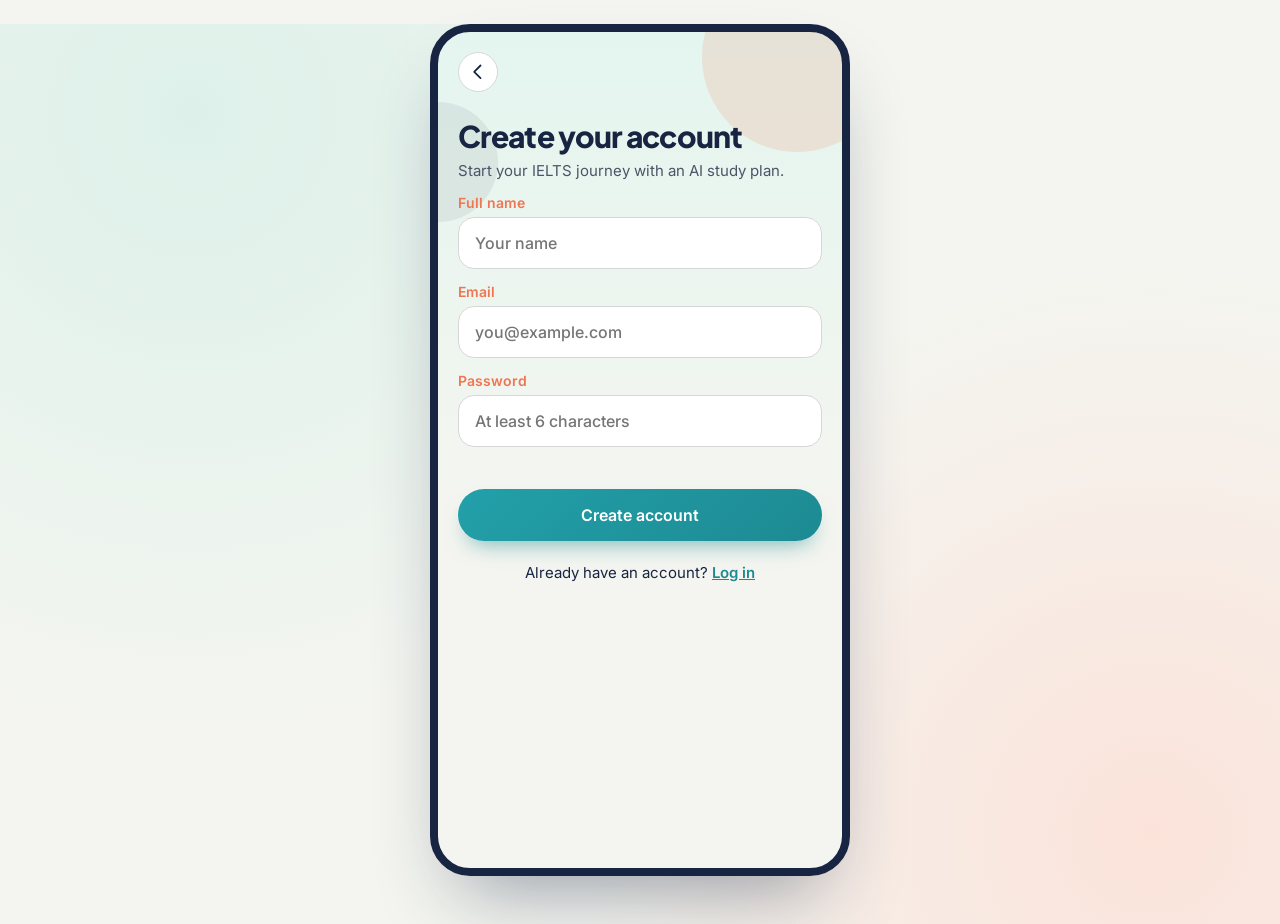
<file: signup.html>
<!DOCTYPE html><html lang="en"><head><meta charset="UTF-8"><meta name="viewport" content="width=device-width,initial-scale=1"><title>Brainy: AI IELTS Prep - Create account</title><link href="https://fonts.googleapis.com/css2?family=Inter:wght@400;500;600;700&family=Plus+Jakarta+Sans:wght@700;800&display=swap" rel="stylesheet"><link rel="stylesheet" href="theme.css"></head><body data-page="signup" ><main class="app">
<button class="back" data-go="3rd_page.html" aria-label="Back to log in"><i data-ic="back"></i></button>
<h1 style="margin-top:28px">Create your account</h1>
<p class="sub">Start your IELTS journey with an AI study plan.</p>
<form id="f" novalidate>
<label class="fl" for="n">Full name</label><input class="field" id="n" autocomplete="name" placeholder="Your name">
<label class="fl" for="e">Email</label><input class="field" id="e" type="email" autocomplete="email" placeholder="you@example.com">
<label class="fl" for="p">Password</label><input class="field" id="p" type="password" autocomplete="new-password" placeholder="At least 6 characters">
<p class="msg" id="m" role="alert"></p>
<button class="btn" type="submit">Create account</button>
</form>
<p style="text-align:center;margin-top:22px;font-size:15px">Already have an account? <a href="3rd_page.html" style="color:var(--teal);font-weight:600">Log in</a></p>
</main><script src="link.js"></script><script>document.getElementById("f").onsubmit=function(x){x.preventDefault();var n=e1("n"),m=document.getElementById("m");function e1(i){return document.getElementById(i).value.trim()}
if(!n)return m.textContent="Enter your name.";if(!/^[^\s@]+@[^\s@]+\.[^\s@]+$/.test(e1("e")))return m.textContent="Enter a valid email address.";if(e1("p").length<6)return m.textContent="Your password needs at least 6 characters.";
try{localStorage.setItem("brainyName",n.split(" ")[0])}catch(_){}m.style.color="#1B8A55";m.textContent="Account created (demo). Connect your sign-up API to continue."}</script></body></html>
</file>
<file: theme.css>
/* Brainy "Mint Academic" theme shared by all inner pages */
:root{--navy:#182542;--teal:#1D8A93;--green:#2BB673;--coral:#EE7651;--bg:#F4F5F0;--mint:#E3F4EE;--line:#D5D8D6}
*{box-sizing:border-box}
html,body{margin:0;background:var(--bg);color:var(--navy);font-family:Inter,-apple-system,sans-serif;-webkit-font-smoothing:antialiased}
body{transition:opacity .45s ease}body.page-leaving{opacity:0}
.app{max-width:420px;min-height:100vh;margin:0 auto;padding:20px 20px 100px;background:linear-gradient(180deg,var(--mint),var(--bg) 65%)}
h1,h2{font-family:'Plus Jakarta Sans',Inter,sans-serif;letter-spacing:-.03em;line-height:1.1;margin:0;font-weight:800}
h1{font-size:30px}h2{font-size:22px}
.sub{color:#4a5568;font-size:15px;margin:8px 0 0}
.card{background:#fff;border-radius:22px;padding:16px;box-shadow:0 10px 26px -14px rgba(24,37,66,.3);margin-bottom:14px}
.btn{display:block;width:100%;height:52px;border:0;border-radius:99px;background:var(--teal);color:#fff;font:600 16px Inter,sans-serif;cursor:pointer;transition:background .2s,transform .15s}
.btn:hover{background:#17747C}.btn:active{transform:scale(.98)}
.btn.green{background:var(--green)}.btn.teal2{background:#1FA3B0}
.btn:focus-visible,.chip:focus-visible,a:focus-visible{outline:3px solid rgba(29,138,147,.4);outline-offset:2px}
.top{display:flex;align-items:center;gap:12px;margin-bottom:18px;font-weight:700;font-size:17px}
.back{width:40px;height:40px;border-radius:99px;border:1.5px solid var(--line);background:#fff;font-size:18px;cursor:pointer;color:var(--navy)}
.chips{display:flex;gap:8px;flex-wrap:wrap}
.chip{min-width:44px;height:44px;padding:0 14px;border-radius:14px;background:#E5EEEB;display:grid;place-items:center;font-weight:600;cursor:pointer;transition:all .2s}
.chip.on{background:var(--green);color:#fff;transform:scale(1.08)}
.field{width:100%;height:52px;padding:0 16px;border-radius:16px;border:1.5px solid var(--line);background:#fff;font:500 16px Inter,sans-serif;color:var(--navy);outline:none}
.field:focus{border-color:var(--teal);box-shadow:0 0 0 4px rgba(29,138,147,.18)}
textarea.field{height:220px;padding:14px;resize:none;line-height:1.5}
label.fl{display:block;font-size:14px;font-weight:600;margin:14px 0 6px}
.ring{--p:75;width:110px;height:110px;border-radius:50%;display:grid;place-items:center;background:conic-gradient(var(--teal) calc(var(--p)*1%),#D9E4E2 0)}
.ring b{width:84px;height:84px;border-radius:50%;background:#fff;display:grid;place-items:center;font-size:26px}
.tiles{display:grid;grid-template-columns:1fr 1fr;gap:12px}
.tile{border:0;border-radius:20px;padding:18px 12px;color:#fff;font:600 15px Inter,sans-serif;text-align:center;cursor:pointer;display:flex;flex-direction:column;align-items:center;gap:8px;min-height:96px;justify-content:center}
.tile span{font-size:26px}
.q{font-size:14px;font-weight:600;margin:16px 0 8px}
.opt{display:flex;gap:18px;font-size:14px}.opt label{display:flex;gap:6px;align-items:center}
.opt input{accent-color:var(--teal);width:18px;height:18px}
.tabbar{position:fixed;bottom:0;left:50%;transform:translateX(-50%);width:100%;max-width:420px;height:68px;background:#fff;border-radius:24px 24px 0 0;box-shadow:0 -8px 24px -12px rgba(24,37,66,.25);display:flex;justify-content:space-around;align-items:center}
.tabbar a{color:#8A93A0;text-decoration:none;font-size:22px;width:48px;height:48px;display:grid;place-items:center}
.tabbar a.on{color:var(--teal)}
.tabbar a.plus{background:var(--green);color:#fff;border-radius:50%;font-size:30px;margin-top:-22px;box-shadow:0 8px 16px -6px rgba(43,182,115,.6)}
.plan{position:relative;margin:22px 0 22px 18px;padding-left:34px;border-left:3px solid var(--teal)}
.plan .s{position:relative;margin-bottom:28px;font-weight:600}
.plan .s::before{content:'';position:absolute;left:-52px;top:-2px;width:36px;height:36px;border-radius:50%;background:var(--bg);border:3px solid var(--line)}
.plan .s.done::before{content:'✓';background:var(--green);border-color:var(--green);color:#fff;display:grid;place-items:center;font-size:18px}
.plan .s small{display:block;font-weight:400;color:#4a5568;margin-top:2px}
.bars{display:flex;align-items:center;justify-content:center;gap:3px;height:70px}
.bars i{width:4px;height:12px;border-radius:2px;background:var(--teal);opacity:.5}
.bars.live i{animation:bar .9s ease-in-out infinite alternate;opacity:1}
@keyframes bar{to{height:64px}}
.mic{width:72px;height:72px;border-radius:50%;border:0;background:var(--green);color:#fff;font-size:30px;cursor:pointer;display:block;margin:18px auto}
.mic.rec{background:var(--coral)}
.msg{min-height:22px;text-align:center;font-size:14px;font-weight:500;color:#D64B3A;margin:10px 0}
@media(prefers-reduced-motion:reduce){.bars.live i{animation:none}}

/* ===== Polish pass ===== */
.ic{width:1.2em;height:1.2em;fill:none;stroke:currentColor;stroke-width:2;stroke-linecap:round;stroke-linejoin:round;vertical-align:-.22em}
body{background:radial-gradient(circle at 15% 10%,#DDF1EA,transparent 45%),radial-gradient(circle at 90% 90%,#FBE3DA,transparent 40%),var(--bg);min-height:100vh}
.app{position:relative;overflow:hidden;background:linear-gradient(180deg,#E4F5EF 0,#F4F5F0 55%)}
.app::before{content:'';position:absolute;top:-70px;right:-50px;width:190px;height:190px;border-radius:50%;background:var(--coral);opacity:.16;pointer-events:none}
.app::after{content:'';position:absolute;top:70px;left:-60px;width:120px;height:120px;border-radius:50%;background:var(--navy);opacity:.07;pointer-events:none}
.app>*{position:relative;z-index:1}
@media(min-width:520px){.app{margin:24px auto;min-height:calc(100vh - 48px);border-radius:40px;border:8px solid var(--navy);box-shadow:0 40px 80px -30px rgba(24,37,66,.45)}.tabbar{bottom:24px;border-radius:0 0 32px 32px}}
.card{border:1px solid rgba(24,37,66,.06);box-shadow:0 14px 30px -18px rgba(24,37,66,.35)}
.btn{background:linear-gradient(135deg,#22A0A9,#1D8A93);box-shadow:0 12px 22px -10px rgba(29,138,147,.6)}
.btn.green{background:linear-gradient(135deg,#34C983,#26A765);box-shadow:0 12px 22px -10px rgba(43,182,115,.6)}
.back{display:grid;place-items:center;font-size:18px}
.bell{width:42px;height:42px;border-radius:50%;background:#fff;display:grid;place-items:center;font-size:20px;box-shadow:0 6px 14px -8px rgba(24,37,66,.4)}
.tile{box-shadow:0 14px 24px -14px rgba(24,37,66,.6);transition:transform .2s}.tile:hover{transform:translateY(-3px)}
.tile span{width:52px;height:52px;border-radius:50%;background:rgba(255,255,255,.2);display:grid;place-items:center;font-size:28px}
.fl{color:var(--coral)}
.hero-ic{width:96px;height:96px;margin:4px auto 14px;border-radius:50%;background:linear-gradient(135deg,var(--green),var(--teal));color:#fff;display:grid;place-items:center;font-size:48px;box-shadow:0 0 0 10px rgba(43,182,115,.15),0 0 0 22px rgba(43,182,115,.08)}
.mic{width:84px;height:84px;font-size:34px;display:grid;place-items:center;box-shadow:0 0 0 10px rgba(43,182,115,.18)}.mic.rec{box-shadow:0 0 0 12px rgba(238,118,81,.2)}
.chip{background:#fff;border:1.5px solid var(--line)}.chip.on{border-color:var(--green)}
.tabbar a.on{background:var(--mint);border-radius:16px}.tabbar a.plus.on{background:var(--green)}
</file>
